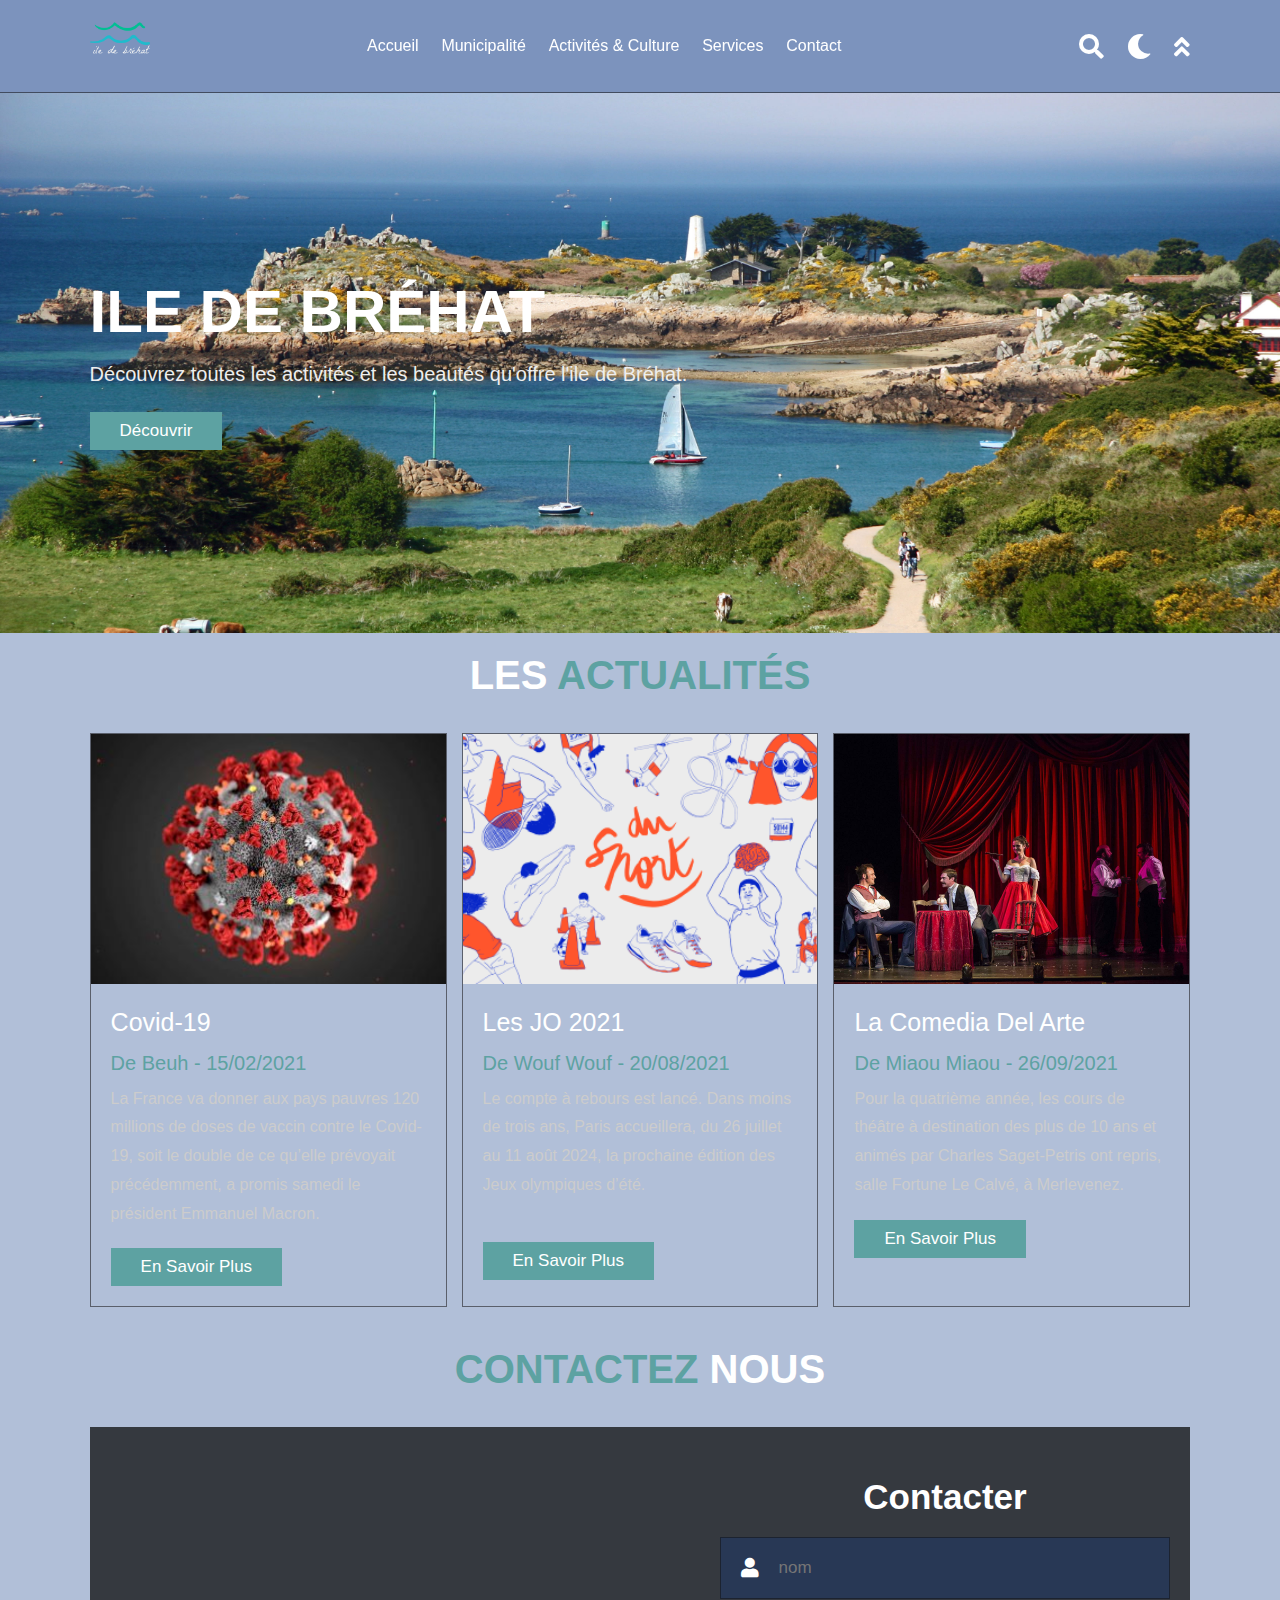
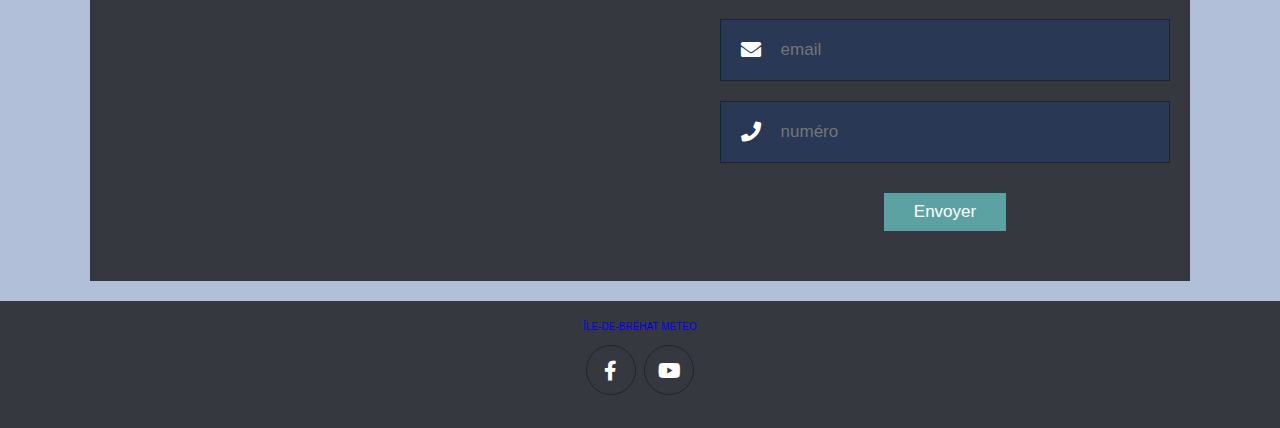
<file: index.html>
<!DOCTYPE html>
<html lang="en">
<head>
    <meta charset="UTF-8">
    <meta http-equiv="X-UA-Compatible" content="IE=edge">
    <meta name="viewport" content="width=device-width, initial-scale=1.0">
    <title>Ile de Bréhat</title>

    <!-- font awesome cdn link  -->
    <link rel="stylesheet" href="https://cdnjs.cloudflare.com/ajax/libs/font-awesome/5.15.4/css/all.min.css">

    <!-- custom css file link  -->
    <link rel="stylesheet" href="css/style.css">

</head>
<body>
    
<!-- header section starts  -->

<header class="header">

    <a href="index.html" class="logo">
        <img src="images/logo3.png" alt="">
    </a>

    <nav class="navbar">
        <a href="index.html">Accueil</a>
        <a href="municipalites.html" >Municipalité</a>
        <a href="activites.html">Activités & Culture</a>
        <a href="services.html">Services</a>
        <!-- <a href="#review">review</a> -->
        <a href="index.html">contact</a>
        <!-- <a href="#blogs">blogs</a> -->
    </nav>

    <div class="icons">
        <div class="fas fa-search" id="search-btn"></div>
        <div class="fas fa-moon" id="moon-btn"></div>
        <div class="fas fa-angle-double-up" id="haut-btn"></div>
        <div class="fas fa-bars" id="menu-btn"></div>
    </div>

    <div class="search-form">
        <input type="search" id="search-box" placeholder="Rechercher">
        <label for="search-box" class="fas fa-search"></label>
    </div>


</header>

<!-- header section ends -->

<!-- home section starts  -->

<section class="home" id="home">

    <div class="content">
        <h3>Ile de Bréhat</h3>
        <p>Découvrez toutes les activités et les beautés qu'offre l'ile de Bréhat.</p>
        <a href="activites.html" class="btn">Découvrir</a>
    </div>

</section>

<!-- home section ends -->

<!-- review section starts  -->

<section class="article" id="article">

    <h1 class="heading"> les <span>actualités</span> </h1>

    <div class="box-container">

        <div class="box">
            <div class="image">
                <img src="images/covid.jpg" alt="">
            </div>
            <div class="content">
                <a href="#" class="title">Covid-19</a>
                <span>De beuh - 15/02/2021</span>
                <p>La France va donner aux pays pauvres 120 millions de doses de vaccin contre le Covid-19, soit le double de ce qu’elle prévoyait précédemment, a promis samedi le président Emmanuel Macron.</p>
                <a href="#" class="btn">En savoir plus</a>
            </div>
        </div>

        <div class="box">
            <div class="image">
                <img src="images/sport.png" alt="">
            </div>
            <div class="content">
                <a href="#" class="title">Les JO 2021</a>
                <span>De wouf wouf - 20/08/2021</span>
                <p>Le compte à rebours est lancé. Dans moins de trois ans, Paris accueillera, du 26 juillet au 11 août 2024, la prochaine édition des Jeux olympiques d’été.</p>
                <br></br>
                <a href="#" class="btn">En savoir plus</a>
            </div>
        </div>

        <div class="box">
            <div class="image">
                <img src="images/theatre.jpg" alt="">
            </div>
            <div class="content">
                <a href="#" class="title">La comedia del arte</a>
                <span>De miaou miaou - 26/09/2021</span>
                <p>Pour la quatrième année, les cours de théâtre à destination des plus de 10 ans et animés par Charles Saget-Petris ont repris, salle Fortune Le Calvé, à Merlevenez.</p>
                <a href="#" class="btn">En savoir plus</a>
            </div>
        </div>

    </div>

</section>

<!-- review section ends -->

<!-- contact section starts  -->

<section class="contact" id="contact">

    <h1 class="heading"> <span>contactez</span> nous </h1>

    <div class="row">

        <iframe src="https://www.google.com/maps/embed?pb=!1m14!1m8!1m3!1d42006.82214491764!2d-3.0434056!3d48.8500792!3m2!1i1024!2i768!4f13.1!3m3!1m2!1s0x48120ffd48454b05%3A0x40ca5cd36e639e0!2zw45sZS1kZS1CcsOpaGF0!5e0!3m2!1sen!2sfr!4v1632668068904!5m2!1sen!2sfr" width="600" height="450" style="border:0;" allowfullscreen="" loading="lazy"></iframe>
        
        <form action="">
            <h3>Contacter</h3>
            <div class="inputBox">
                <span class="fas fa-user"></span>
                <input type="text" placeholder="nom">
            </div>
            <div class="inputBox">
                <span class="fas fa-envelope"></span>
                <input type="email" placeholder="email">
            </div>
            <div class="inputBox">
                <span class="fas fa-phone"></span>
                <input type="number" placeholder="numéro">
            </div>
            <input type="submit" value="envoyer" class="btn">
        </form>

    </div>

</section>

<!-- contact section ends -->


<!-- footer section starts  -->

<!-- pied de page  -->
<section class="footer">

    <!-- Météo  -->
    <div class="meteo">
        <a class="weatherwidget-io" href="https://forecast7.com/fr/48d85n3d00/ile-de-brehat/" data-label_1="ÎLE-DE-BRÉHAT" data-label_2="METEO" data-theme="dark" >ÎLE-DE-BRÉHAT METEO</a>
            <script>
            !function(d,s,id){var js,fjs=d.getElementsByTagName(s)[0];if(!d.getElementById(id)){js=d.createElement(s);js.id=id;js.src='https://weatherwidget.io/js/widget.min.js';fjs.parentNode.insertBefore(js,fjs);}}(document,'script','weatherwidget-io-js');
            </script>
    </div>
<!-- connection  -->
    <div class="share">
        <a href="https://fr-fr.facebook.com/ile.de.brehat" class="fab fa-facebook-f"></a>
        <a href="https://www.youtube.com/channel/UCKjtJqq0QdIYhCIgUOmA36Q" class="fab fa-youtube"></a>
    </div>

</section>

<!-- footer section ends -->

<!-- custom js file link  -->
<script src="js/script.js"></script>
<script src="https://code.jquery.com/jquery-3.5.1.slim.min.js" integrity="sha384-DfXdz2htPH0lsSSs5nCTpuj/zy4C+OGpamoFVy38MVBnE+IbbVYUew+OrCXaRkfj" crossorigin="anonymous"></script>
<script src="https://cdn.jsdelivr.net/npm/bootstrap@4.5.3/dist/js/bootstrap.bundle.min.js" integrity="sha384-ho+j7jyWK8fNQe+A12Hb8AhRq26LrZ/JpcUGGOn+Y7RsweNrtN/tE3MoK7ZeZDyx" crossorigin="anonymous"></script>
    

</body>
</html>
</file>
<file: css/style.css>
@import url('https://fonts.googleapis.com/css2?family=Yaldevi:wght@500&display=swap');

:root{
    
    --main-color:rgb(93, 162, 162);
    --black:#0e0f0fc2;
    --bg:#0b388552;
    --border:.1rem solid rgba(19, 18, 18, 0.551);
}

*{
    font-family: 'Roboto', sans-serif;
    margin:0; padding:0;
    box-sizing: border-box;
    outline: none; border:none;
    text-decoration: none;
    text-transform: capitalize;
    transition: .2s linear;
}
*::selection{
    background-color: rgb(79, 133, 133);
    color: rgb(253, 251, 251);
}

html{
    font-size: 62.5%;
    overflow-x: hidden;
    scroll-padding-top: 9rem;
    scroll-behavior: smooth;
}

html::-webkit-scrollbar{
    width: .8rem;
}

html::-webkit-scrollbar-track{
    background: transparent;
}

html::-webkit-scrollbar-thumb{
    background: #fff;
    border-radius: 5rem;
}

body{
    background: var(--bg);
}

section{
    padding:2rem 7%;
}

.heading{
    text-align: center;
    color:#fff;
    text-transform: uppercase;
    padding-bottom: 3.5rem;
    font-size: 4rem;
}

.heading span{
    color:var(--main-color);
    text-transform: uppercase;
}

.btn{
    margin-top: 1rem;
    display: inline-block;
    padding:.9rem 3rem;
    font-size: 1.7rem;
    color:#fff;
    background: var(--main-color);
    cursor: pointer;
}

.btn:hover{
    letter-spacing: .2rem;
}

.header{
    background: var(--bg);
    display: flex;
    align-items: center;
    justify-content: space-between;
    padding:1.5rem 7%;
    border-bottom: var(--border);
    position: fixed;
    top:0; left: 0; right: 0;
    z-index: 1000;
}

.header .logo img{
    height: 6rem;
}

.header .navbar a{
    margin:0 1rem;
    font-size: 1.6rem;
    color:#fff;
}

.header .navbar a:hover{
    color:var(--main-color);
    border-bottom: .1rem solid var(--main-color);
    padding-bottom: .5rem;
}

.header .icons div{
    color:#fff;
    cursor: pointer;
    font-size: 2.5rem;
    margin-left: 2rem;
}

.header .icons div:hover{
    color:var(--main-color);
}

#menu-btn{
    display: none;
}

.header .search-form{
    position: absolute;
    top:115%; right: 7%;
    background: #fff;
    width: 50rem;
    height: 5rem;
    display: flex;
    align-items: center;
    transform: scaleY(0);
    transform-origin: top;
}

.header .search-form.active{
    transform: scaleY(1);
}

.header .search-form input{
    height: 100%;
    width: 100%;
    font-size: 1.6rem;
    color:var(--black);
    padding:1rem;
    text-transform: none;
}

.header .search-form label{
    cursor: pointer;
    font-size: 2.2rem;
    margin-right: 1.5rem;
    color:var(--black);
}

.header .search-form label:hover{
    color:var(--main-color);
}

.header .cart-items-container{
    position: absolute;
    top:100%; right: -100%;
    height: calc(100vh - 9.5rem);
    width: 35rem;
    background: #fff;
    padding:0 1.5rem;
}

.header .cart-items-container.active{
    right: 0;
}

.header .cart-items-container .cart-item{
    position: relative;
    margin:2rem 0;
    display: flex;
    align-items: center;
    gap:1.5rem;
}

.header .cart-items-container .cart-item .fa-times{
    position: absolute;
    top:1rem; right: 1rem;
    font-size: 2rem;
    cursor: pointer;
    color: var(--black);
}

.header .cart-items-container .cart-item .fa-times:hover{
    color:var(--main-color);
}

.header .cart-items-container .cart-item img{
    height: 7rem;
}

.header .cart-items-container .cart-item .content h3{
    font-size: 2rem;
    color:var(--black);
    padding-bottom: .5rem;
}

.header .cart-items-container .cart-item .content .price{
    font-size: 1.5rem;
    color:var(--main-color);
}

.header .cart-items-container .btn{
    width: 100%;
    text-align: center;
}

.home{
    margin-top: 93px;
    min-height: 30vh;
    height: auto;
    min-height: 60vh;
    display: flex;
    align-items: center;
    background:url(../images/menu.jfif) no-repeat;
    background-size: cover;
    background-position: center;
}

.home .content{
    max-width: 60rem;
}

.home .content h3{
    font-size: 6rem;
    text-transform: uppercase;
    color:#fff;
}

.home .content p{
    font-size: 2rem;
    font-weight: lighter;
    line-height: 1.8;
    padding:1rem 0;
    color:#eee;
    text-transform: none;
}

.article .box-container{
    display: grid;
    grid-template-columns: repeat(auto-fit, minmax(30rem, 1fr));
    gap:1.5rem;
}

.article .box-container .box{
    border:var(--border);    
}

.article .box-container .box .image{
    height: 25rem;
    overflow:hidden;
    width: 100%;
}

.article .box-container .box .image img{
    height: 100%;
    object-fit: cover;
    width: 100%;
}

.article .box-container .box:hover .image img{
    transform: scale(1.2);
}

.article .box-container .box .content{
    padding:2rem;
}

.article .box-container .box .content .title{
    font-size: 2.5rem;
    line-height: 1.5;
    color:#fff;
}
.article .box-container .box .content .title::selection{
background-color: rgb(79, 133, 133);
color: rgb(253, 251, 251);
}

.article .box-container .box .content .title:hover{
    color:var(--main-color);
}

.article .box-container .box .content span{
    color:var(--main-color);
    display: block;
    padding-top: 1rem;
    font-size: 2rem;
}
.article .box-container .box .content span::selection{
    background-color: rgb(79, 133, 133);
    color: rgb(253, 251, 251);
    } 
    
.article .box-container .box .content p{
    font-size: 1.6rem;
    line-height: 1.8;
    color:#ccc;
    padding:1rem 0;
    text-transform: none;
}
.article .box-container .box .content p::selection{
    background-color: rgb(79, 133, 133);
    color: rgb(253, 251, 251);
    } 

.contact .row{
    display: flex;
    background:var(--black);
    flex-wrap: wrap;
    gap:1rem;
}

.contact .row .map{
    flex:1 1 45rem;
    width: 100%;
    object-fit: cover;
}

.contact .row form{
    flex:1 1 45rem;
    padding:5rem 2rem;
    text-align: center;
}

.contact .row form h3{
    text-transform: none;
    font-size: 3.5rem;
    color:#fff;
}

.contact .row form .inputBox{
    display: flex;
    align-items: center;
    margin-top: 2rem;
    margin-bottom: 2rem;
    background:var(--bg);
    border:var(--border);
}

.contact .row form .inputBox span{
    color:#fff;
    font-size: 2rem;
    padding-left: 2rem;
}

.contact .row form .inputBox input{
    width: 100%;
    padding:2rem;
    font-size: 1.7rem;
    color:#fff;
    text-transform: none;
    background:none;
}



.footer{
    background:var(--black);
    text-align: center;
}

.footer .share{
    padding:1rem 0;
}

.footer .share a{
    height: 5rem;
    width: 5rem;
    line-height: 5rem;
    font-size: 2rem;
    color:#fff;
    border:var(--border);
    margin:.3rem;
    border-radius: 50%;
}

.footer .share a:hover{
    background-color: var(--main-color);
}

.footer .links{
    display: flex;
    justify-content: center;
    flex-wrap: wrap;
    padding:2rem 0;
    gap:1rem;
}

.footer .links a{
    padding:.7rem 2rem;
    color:#fff;
    border:var(--border);
    font-size: 2rem;
}

.footer .links a:hover{
    background:var(--main-color);
}

.footer .credit{
    font-size: 2rem;
    color:#fff;
    font-weight: lighter;
    padding:1.5rem;
}

.footer .credit span{
    color:var(--main-color);
}

.services .box-container .box{
    flex-wrap: wrap;
   
  
}
.services .box-container{
    display: grid;
    grid-template-columns: repeat(auto-fit, minmax(30rem, 1fr));
    gap:1.5rem;
}

.services .box-container .box{
    border:var(--border);    
}

.services .box-container .box .image{
    height: 25rem;
    overflow:hidden;
    width: 100%;
}

.services .box-container .box .image img{
    height: 100%;
    object-fit: cover;
    width: 100%;
}

.services .box-container .box:hover .image img{
    transform: scale(1.2);
}

.services .box-container .box .content{
    padding:2rem;
}
.services .box-container .box .content::selection{
    background-color: rgb(79, 133, 133);
    color: rgb(253, 251, 251);
    } 

.services .box-container .box .content .title{
    font-size: 2.5rem;
    line-height: 1.5;
    color:#fff;
}
.services .box-container .box .content .title::selection{
background-color: rgb(79, 133, 133);
color: rgb(253, 251, 251);
}

.services .box-container .box .content .title:hover{
    color:var(--main-color);
}

.services .box-container .box .content span{
    color:var(--main-color);
    display: block;
    padding-top: 1rem;
    font-size: 2rem;
}
.services .box-container .box .content span::selection{
    background-color: rgb(79, 133, 133);
    color: rgb(253, 251, 251);
    } 
    
.services .box-container .box .content p1{
    font-size: 1.6rem;
    line-height: 1.8;
    color:rgb(115, 114, 114);
    padding:1rem 0;
    text-transform: none;
}
.services .box-container .box .content p1::selection{
    background-color: rgb(79, 133, 133);
    color: rgb(253, 251, 251);
    } 
    .services .box-container .box .content p2::selection{
        background-color: rgb(79, 133, 133);
        color: rgb(253, 251, 251);
        } 
.services .box-container .box .content p2{
    font-size: 1.6rem;
    line-height: 1.8;
    color:rgb(115, 114, 114);
    padding:1rem 0;
    text-transform: none;
}
.services .box-container .box .content p1:hover{
    color:rgb(53, 110, 191);
}
.services .box-container .box .content p2:hover{
    color:rgb(155, 78, 78);
}
.services .box-container .box .content p::selection{
    background-color: rgb(79, 133, 133);
    color: rgb(253, 251, 251);
    } 
.homeServ{
        margin-top: 75px;
        height: auto;
        min-height: 55vh;
        display: flex;
        align-items: center;
        background:url(../images/serv.jpg) no-repeat;
        background-size: cover;
        background-position: center;
    } 
    
    .homeServ{
        height: 10px;
        background-position: left;
        justify-content: center;
        text-align: center;
    }
    
    .homeServ .content h3{
        height: 70px;
        font-size: 5.5rem;
        color: white;
    }
    .homeServ .content h3{
        height: 70px;
        font-size: 5.5rem;
        color: white;
    }

    .homeServ .content h3::selection{
        background-color: rgb(79, 133, 133);
        color: rgb(253, 251, 251);
        }
    
    .homeServ .content p::selection{
        background-color: rgb(79, 133, 133);
        color: rgb(253, 251, 251);
        }
    .homeServ .content p{
        text-transform: none;
        font-size: 2.5rem;
        color: rgba(255, 255, 255, 0.973);
    }
    
    .homeServ .content .chemin{
        font-size: 1.75rem;
    }
    
    .homeServ .content .chemin a{
        color: white;
        font-size: 1.75rem;
    }

    .homeAct{
        margin-top: 75px;
        height: auto;
        min-height: 55vh;
        display: flex;
        align-items: center;
        background:url(../images/accro.jpg) no-repeat;
        background-size: cover;
        background-position: center;
    } 
    
    .homeAct{
        height: 10px;
        background-position: left;
        justify-content: center;
        text-align: center;
    }
    
    .homeAct .content h3{
        color: white;
        height: 70px;
        font-size: 5.5rem;
    }
    .homeAct .content h3::selection{
        background-color: rgb(85, 96, 96);
        color: rgb(253, 251, 251);
        }
    
    .homeAct .content p{
        color: white;
        text-transform: none;
        font-size: 2.5rem;
    }
    .homeAct .content p::selection{
        background-color: rgb(79, 133, 133);
        color: rgb(253, 251, 251);
        }
    
    .homeAct .content .chemin{
        font-size: 1.75rem;
    }
    
    .homeAct .content .chemin a{
        color: white;
        font-size: 1.75rem;
    }


.homeMuni{
    margin-top: 93px;
    min-height: 30vh;
    height: auto;
    min-height: 60vh;
    display: flex;
    align-items: center;
    background:url(../images/banner\ 2.jpeg) no-repeat;
    background-size: cover;
    background-position: center;
} 

.homeMuni{
    height: 10px;
    background-position: left;
    justify-content: center;
    text-align: center;
}

.homeMuni .content h3{
    height: 70px;
    font-size: 5.5rem;
}
.homeMuni .content h3::selection{
    background-color: rgb(79, 133, 133);
    color: rgb(253, 251, 251);
    }

.homeMuni .content p{
    text-transform: none;
    font-size: 2.5rem;
}
.homeMuni .content p::selection{
    background-color: rgb(79, 133, 133);
    color: rgb(253, 251, 251);
    }

  
.homeMuni .content .chemin{
    font-size: 1.75rem;
    color:white;
}

.homeMuni .content .chemin a{
    color: white;
    font-size: 1.75rem;
}







/* media queries  */
@media (max-width:991px){

    html{
        font-size: 55%;
    }

    .header{
        padding:1.5rem 2rem;
    }

    section{
        padding:2rem;
    }

}

@media (max-width:768px){

    #menu-btn{
        display: inline-block;
    }

    .header .navbar{
        position: absolute;
        top:100%; right: -100%;
        background: #fff;
        width: 30rem;
        height: calc(100vh - 9.5rem);
    }

    .header .navbar.active{
        right:0;
    }

    .header .navbar a{
        color:var(--black);
        display: block;
        margin:1.5rem;
        padding:.5rem;
        font-size: 2rem;
    }

    .header .search-form{
        width: 90%;
        right: 2rem;
    }

    .home{
        background-position: left;
        justify-content: center;
        text-align: center;
    }

    .home .content h3{
        font-size: 4.5rem;
    }

    .home .content p{
        font-size: 1.5rem;
    }

}

@media (max-width:450px){

    html{
        font-size: 50%;
    }

}
</file>
